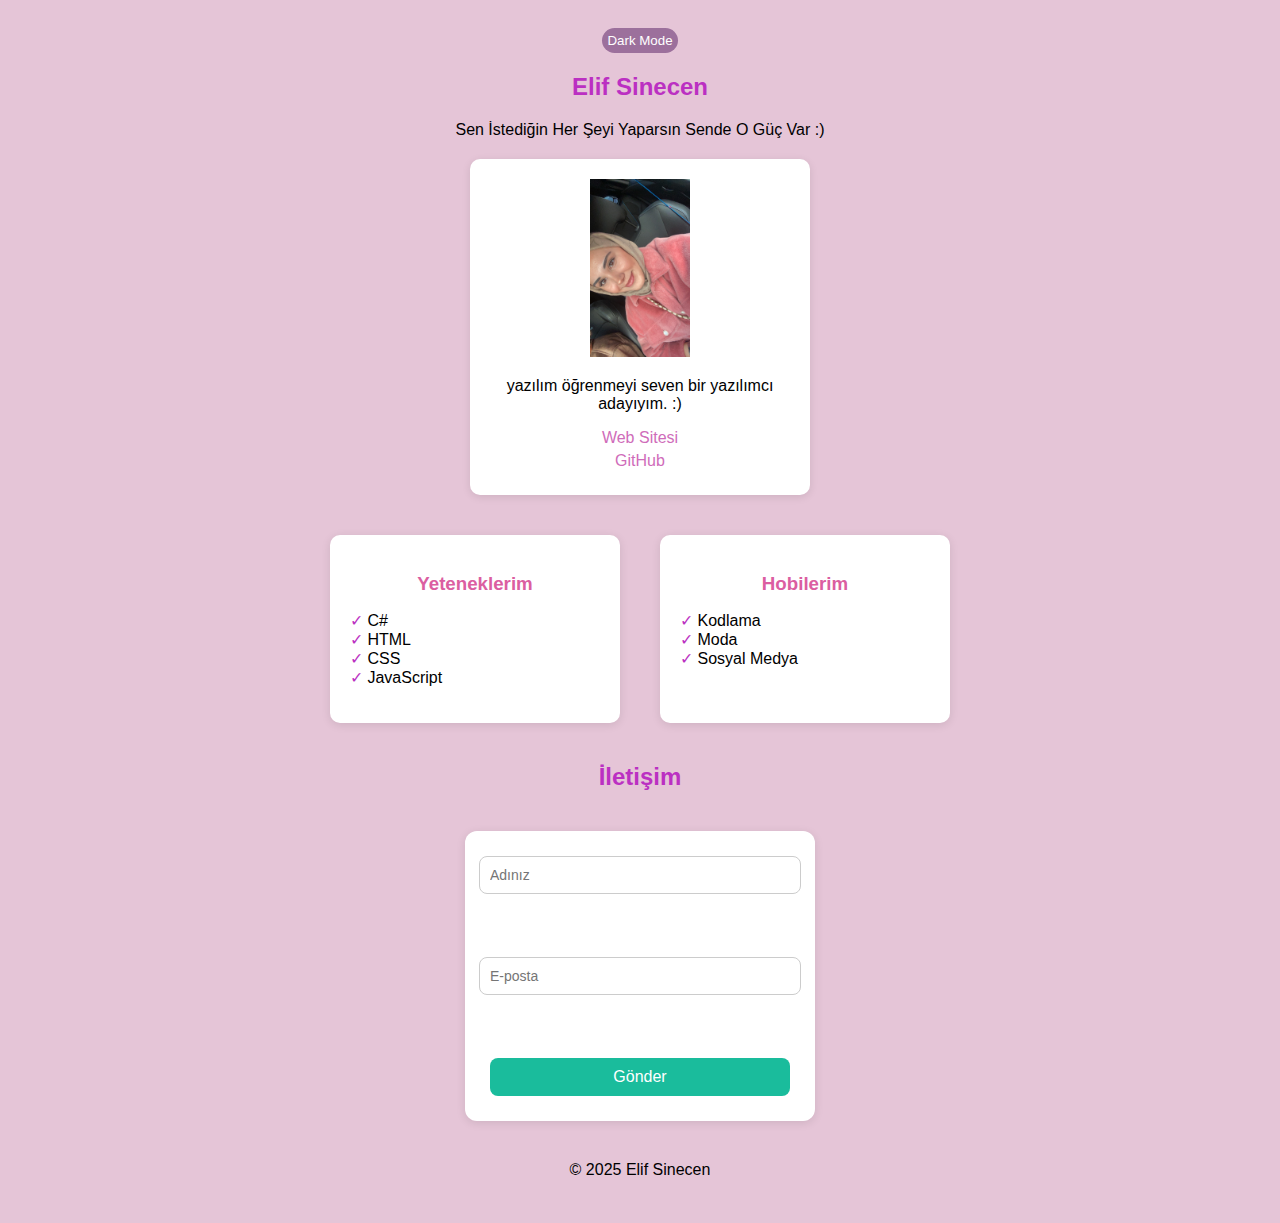
<file: index.html>
<!DOCTYPE html>
<html lang="en">
<head>
    <meta charset="UTF-8">
    <meta name="viewport" content="width=device-width, initial-scale=1.0">
    <title>Elif | Kişisel Web Sitesi</title>
    <link rel="stylesheet" href="style.css">

    <style>
        body {
          background-color: rgba(223, 183, 205, 0.8);
        }
      </style>
      
      
</head>

<body>


    <button onclick="temaDegistir()" id="temaButonu">Dark Mode</button>

    <h2>Elif Sinecen</h2>


    <p>Sen İstediğin Her Şeyi Yaparsın Sende O Güç Var :)</p> 
    <div class="info-box">
        <img src="elif.JPG" alt="Profil Fotoğrafı"  width="100">
        <p>yazılım öğrenmeyi seven bir yazılımcı adayıyım. :)</p>
        <a href="http://127.0.0.1:5500/İlk%20Web%20Sayfası/Deneme1.html" target="_blank">Web Sitesi</a>
        <a href="https://github.com/elifsnc" target="_blank">GitHub</a>
    </div>


    <section class="bilgi-kutulari">
        <div class="bilgi-karti">
            <h3>Yeteneklerim</h3>
    <ul>
      <li>C#</li>
      <li>HTML</li>
      <li>CSS</li>
      <li>JavaScript</li>
    </ul>
        </div>

        <div class="bilgi-karti">
            <h3>Hobilerim</h3>
    <ul>
      <li>Kodlama</li>
      <li>Moda</li>
      <li>Sosyal Medya</li>
    </ul>
        </div>
    </section>




        <h2>İletişim</h2>
        <form id="iletisimFormu" class="form-kutu">
            <input type="text" id="isim" placeholder="Adınız" required><br>
            <input type="email" id="email" placeholder="E-posta" required><br>
            <button type="button" onclick="formuGonder()">Gönder</button>
        </form>
        
        <footer>
            <p>&copy; 2025 Elif Sinecen</p>
        </footer>
        <script src="script.js"></script>
    


</body>
</html>
</file>
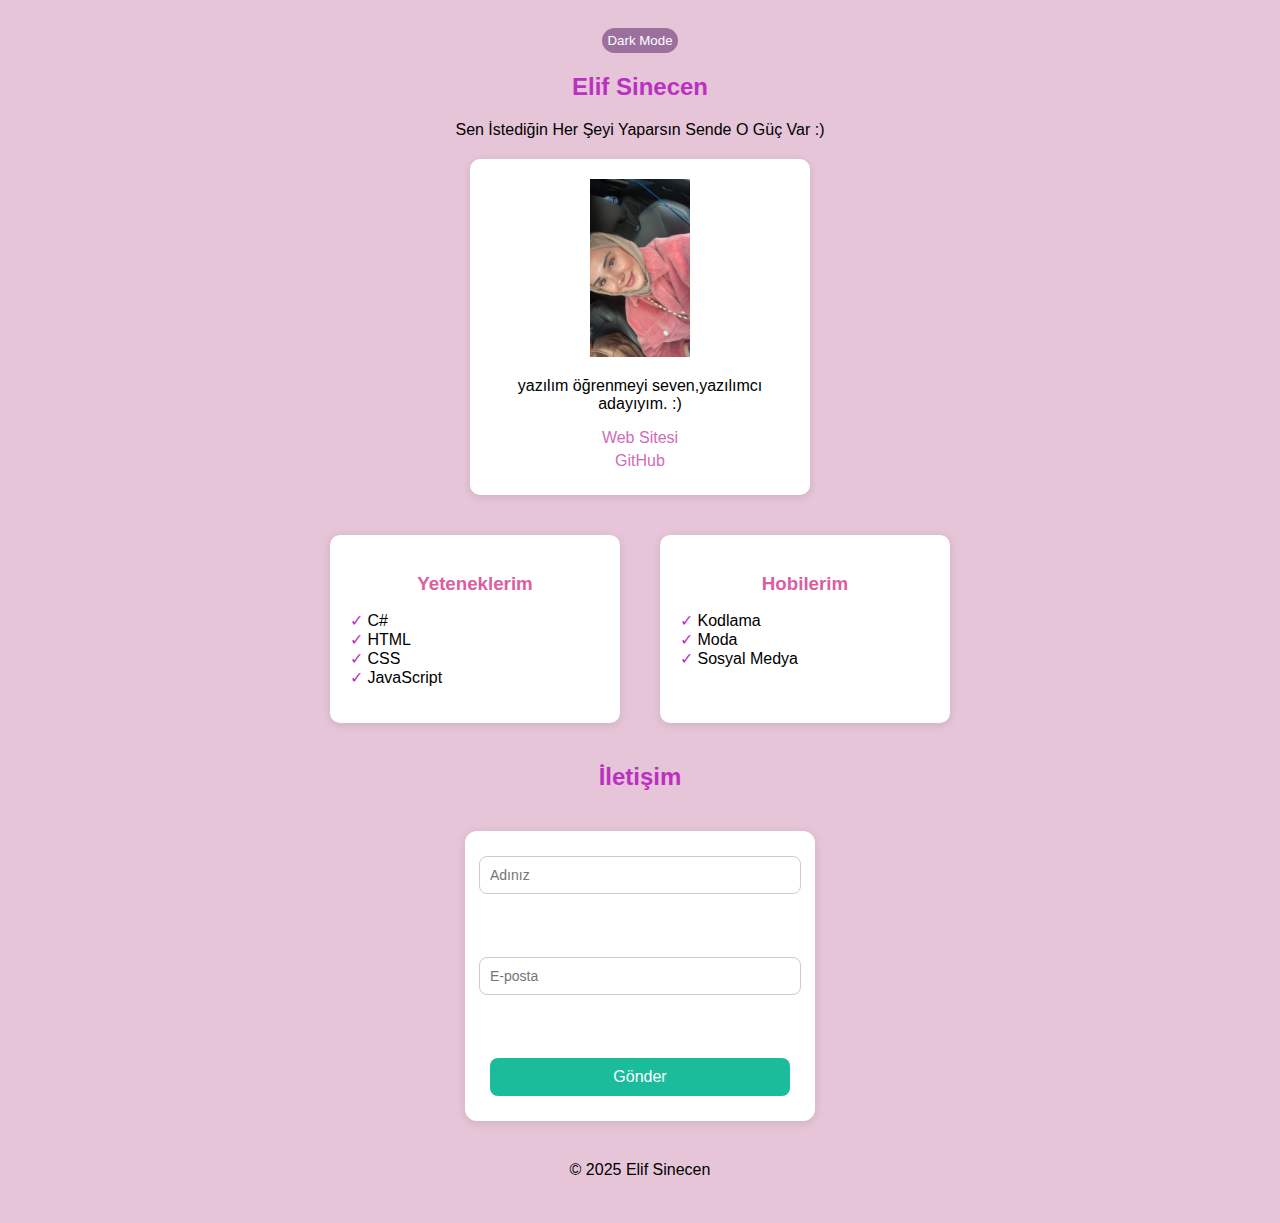
<file: ilk-web-sayfasi/index.html>
<!DOCTYPE html>
<html lang="en">
<head>
    <meta charset="UTF-8">
    <meta name="viewport" content="width=device-width, initial-scale=1.0">
    <title>Elif | Kişisel Web Sitesi</title>
    <link rel="stylesheet" href="style.css">

    <style>
        body {
          background-color: rgba(223, 183, 205, 0.8);
        }
      </style>
      
      
</head>

<body>
    <button onclick="temaDegistir()" id="temaButonu">Dark Mode</button>

    <h2>Elif Sinecen</h2>


    <p>Sen İstediğin Her Şeyi Yaparsın Sende O Güç Var :)</p> 
    <div class="info-box">
        <img src="elif.JPG" alt="Profil Fotoğrafı"  width="100">
        <p>yazılım öğrenmeyi seven,yazılımcı adayıyım. :)</p>
        <a href="http://127.0.0.1:5500/İlk%20Web%20Sayfası/Deneme1.html" target="_blank">Web Sitesi</a>
        <a href="https://github.com/elifsnc" target="_blank">GitHub</a>
    </div>


    <section class="bilgi-kutulari">
        <div class="bilgi-karti">
            <h3>Yeteneklerim</h3>
    <ul>
      <li>C#</li>
      <li>HTML</li>
      <li>CSS</li>
      <li>JavaScript</li>
    </ul>
        </div>

        <div class="bilgi-karti">
            <h3>Hobilerim</h3>
    <ul>
      <li>Kodlama</li>
      <li>Moda</li>
      <li>Sosyal Medya</li>
    </ul>
        </div>
    </section>




        <h2>İletişim</h2>
        <form id="iletisimFormu" class="form-kutu">
            <input type="text" id="isim" placeholder="Adınız" required><br>
            <input type="email" id="email" placeholder="E-posta" required><br>
            <button type="button" onclick="formuGonder()">Gönder</button>
        </form>
        
        <footer>
            <p>&copy; 2025 Elif Sinecen</p>
        </footer>
        <script src="script.js"></script>
    


</body>
</html>
</file>
<file: style.css>
body {
  font-family: Arial, sans-serif;
  background-color: #efd9ed; /* açık gri arka plan */
  text-align: center;
  padding: 20px;
}

  .info-box {
    background-color: white;
    padding: 20px;
    margin: 20px auto;
    border-radius: 10px;
    width: 300px;
    box-shadow: 0 2px 8px rgba(0,0,0,0.1);
    transition: transform 0.3s ease;
  }
  a {
    color:rgb(207, 108, 186);
    text-decoration: none;
    display: block;
    margin: 5px 0;
  }




  @media(max-width:768px){
    body{
      padding: 10px;
    }

    .info-box{
      width: 90%;
      margin:10px auto;
    }
    .sola-yan{
      width: 90%;
      margin: 10px auto;
      text-align: left;
      white-space: normal;
    }
    input,button{
      width: 100%;
      font-size: 16px;
    }
    img{
      width: 100px;
    }
  }
  a:hover{
    color: white;
    background-color: #efd9ed;
    transform: scale(1.05);
    transition: 0.3s;
    padding: 5px;
    border-radius: 5px;
  }
  button:hover{
    background-color:#efd9ed;
    color:white;
    transform: scale(0.95);
    transition: 0.3s;
    padding: 5px;
    border-radius: 5px;
  }
  .info-box:hover {
    transform: scale(1.03);
    box-shadow: 0 4px 16px rgba(0,0,0,0.2);
  }
  body.dark-mode {
    background-color: #463d3d;
    color: #ffffff;
  }
  
  .dark-mode .info-box {
    background-color: #de93d6;
    box-shadow: 0 4px 10px rgba(255, 255, 255, 0.1);
  }
  
  .dark-mode a {
    color: #bb30c2;
  }
  
  #temaButonu {
    top: 20px;
    padding: 5px;
    background-color: #9c709c;
    border: none;
    color: white;
    border-radius: 15px;
    text-align: center;
    cursor: pointer;
    
  }



  .bilgi-kutulari{
    display: flex;
    justify-content: center;
    gap: 40px;
    margin: 40px auto;
    flex-wrap: wrap;
  }
  .bilgi-karti {
    background-color: #ffffff;
    border-radius: 10px;
    box-shadow: 0 2px 10px rgba(0,0,0,0.1);
    padding: 20px;
    width: 250px;
    transition: transform 0.3s ease;
  }
  
  .bilgi-karti:hover {
    transform: scale(1.03);
  }
  
  .bilgi-karti h3 {
    color: #db5ea1;
    margin-bottom: 5px;
  }
  
  .bilgi-karti ul {
    list-style: none;
    padding: 0;
    text-align: left;
  }
  
  .bilgi-karti ul li::before {
    content: "✓ ";
    color:#bb30c2;
  }
  h2{
    color: #bb30c2;
  }

  form{
    padding-top: 0px;
    margin-bottom: 5px;
  }

  .form-kutu {
    background-color: #ffffff;
    padding: 25px;
    border-radius: 12px;
    box-shadow: 0 2px 10px rgba(0, 0, 0, 0.1);
    width: 300px;
    margin: 40px auto;
    display: flex;
    flex-direction: column;
    align-items: center; /* YATAY ortalama */
    justify-content: center; /* DİKEY ortalama */
    gap: 15px;
  }
  .form-kutu input {
    width: 100%;
    padding: 10px;
    margin-bottom: 15px;
    border: 1px solid #ccc;
    border-radius: 8px;
    font-size: 14px;
  }
  .form-kutu button {
    background-color: #1abc9c;
    color: white;
    padding: 10px 20px;
    border: none;
    border-radius: 8px;
    font-size: 16px;
    cursor: pointer;
    transition: 0.3s;
    width: 100%;
  }
  .form-kutu button:hover {
    background-color: #148f77;
  }
</file>
<file: ilk-web-sayfasi/style.css>
body {
  font-family: Arial, sans-serif;
  background-color: #efd9ed; /* açık gri arka plan */
  text-align: center;
  padding: 20px;
}

  .info-box {
    background-color: white;
    padding: 20px;
    margin: 20px auto;
    border-radius: 10px;
    width: 300px;
    box-shadow: 0 2px 8px rgba(0,0,0,0.1);
    transition: transform 0.3s ease;
  }
  a {
    color:rgb(207, 108, 186);
    text-decoration: none;
    display: block;
    margin: 5px 0;
  }




  @media(max-width:768px){
    body{
      padding: 10px;
    }

    .info-box{
      width: 90%;
      margin:10px auto;
    }
    .sola-yan{
      width: 90%;
      margin: 10px auto;
      text-align: left;
      white-space: normal;
    }
    input,button{
      width: 100%;
      font-size: 16px;
    }
    img{
      width: 100px;
    }
  }
  a:hover{
    color: white;
    background-color: #efd9ed;
    transform: scale(1.05);
    transition: 0.3s;
    padding: 5px;
    border-radius: 5px;
  }
  button:hover{
    background-color:#efd9ed;
    color:white;
    transform: scale(0.95);
    transition: 0.3s;
    padding: 5px;
    border-radius: 5px;
  }
  .info-box:hover {
    transform: scale(1.03);
    box-shadow: 0 4px 16px rgba(0,0,0,0.2);
  }
  body.dark-mode {
    background-color: #463d3d;
    color: #ffffff;
  }
  
  .dark-mode .info-box {
    background-color: #de93d6;
    box-shadow: 0 4px 10px rgba(255, 255, 255, 0.1);
  }
  
  .dark-mode a {
    color: #bb30c2;
  }
  
  #temaButonu {
    top: 20px;
    padding: 5px;
    background-color: #9c709c;
    border: none;
    color: white;
    border-radius: 15px;
    text-align: center;
    cursor: pointer;
    
  }



  .bilgi-kutulari{
    display: flex;
    justify-content: center;
    gap: 40px;
    margin: 40px auto;
    flex-wrap: wrap;
  }
  .bilgi-karti {
    background-color: #ffffff;
    border-radius: 10px;
    box-shadow: 0 2px 10px rgba(0,0,0,0.1);
    padding: 20px;
    width: 250px;
    transition: transform 0.3s ease;
  }
  
  .bilgi-karti:hover {
    transform: scale(1.03);
  }
  
  .bilgi-karti h3 {
    color: #db5ea1;
    margin-bottom: 5px;
  }
  
  .bilgi-karti ul {
    list-style: none;
    padding: 0;
    text-align: left;
  }
  
  .bilgi-karti ul li::before {
    content: "✓ ";
    color:#bb30c2;
  }
  h2{
    color: #bb30c2;
  }

  form{
    padding-top: 0px;
    margin-bottom: 5px;
  }

  .form-kutu {
    background-color: #ffffff;
    padding: 25px;
    border-radius: 12px;
    box-shadow: 0 2px 10px rgba(0, 0, 0, 0.1);
    width: 300px;
    margin: 40px auto;
    display: flex;
    flex-direction: column;
    align-items: center; /* YATAY ortalama */
    justify-content: center; /* DİKEY ortalama */
    gap: 15px;
  }
  .form-kutu input {
    width: 100%;
    padding: 10px;
    margin-bottom: 15px;
    border: 1px solid #ccc;
    border-radius: 8px;
    font-size: 14px;
  }
  .form-kutu button {
    background-color: #1abc9c;
    color: white;
    padding: 10px 20px;
    border: none;
    border-radius: 8px;
    font-size: 16px;
    cursor: pointer;
    transition: 0.3s;
    width: 100%;
  }
  .form-kutu button:hover {
    background-color: #148f77;
  }
</file>
